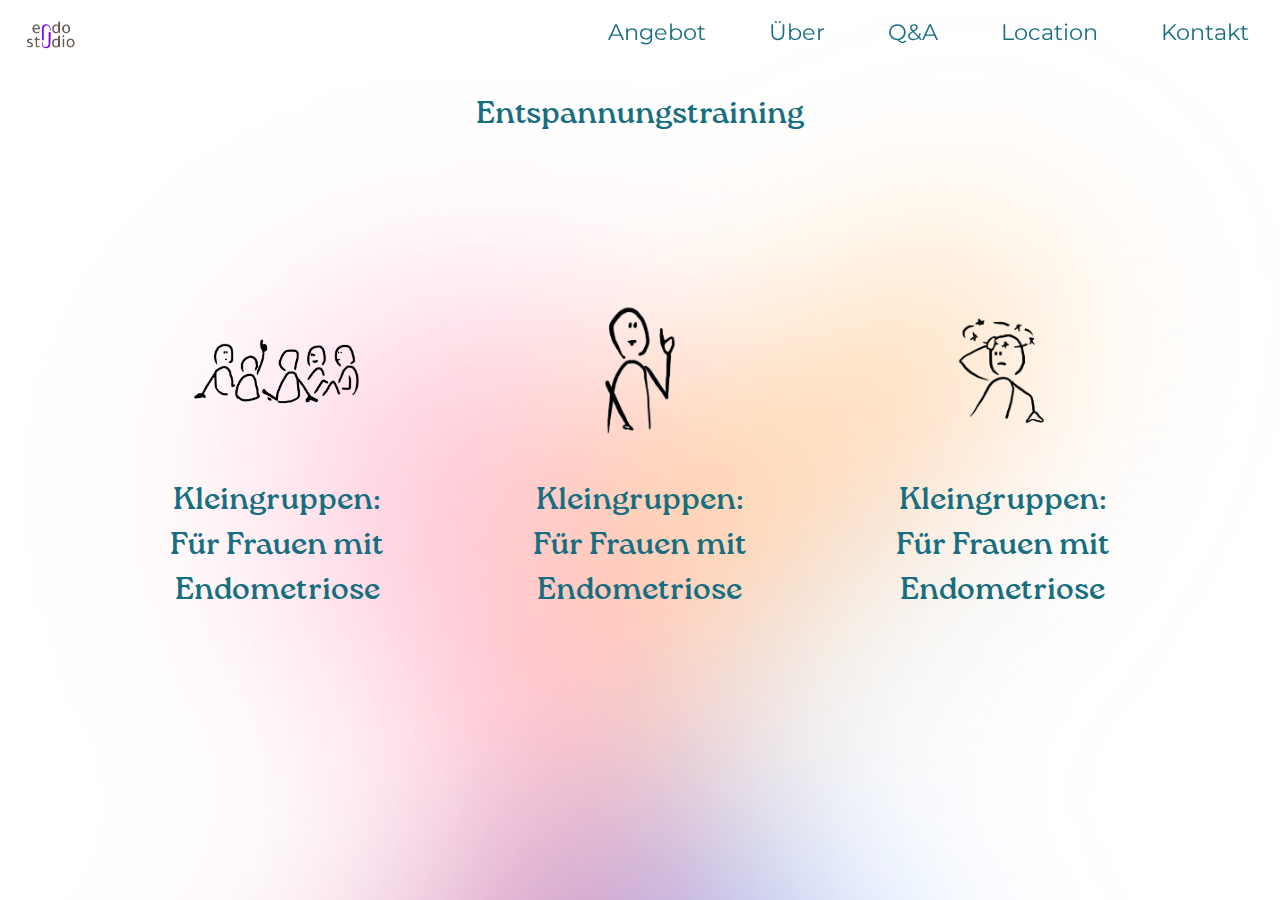
<file: angebot.html>
<!DOCTYPE html>
<html lang="en">
<head>
    <meta charset="UTF-8">
    <meta name="viewport" content="width=device-width, initial-scale=1.0">
    <title>Endo Studio</title>
    <link rel="stylesheet" href="styles.css">
    <link rel="stylesheet" href="https://cdnjs.cloudflare.com/ajax/libs/font-awesome/4.7.0/css/font-awesome.min.css">
    <style>
        body {
            background-image: url("media/background.png");
        }
    </style>
</head>
<body>
    <div id="background"></div>
    <div id="menu-logo">
        <a href="index.html">
            <img src="media/logo.png">
        </a>
    </div>
    <div id="menu">
        <div id="angebot">
            <a href="angebot.html">Angebot</a>
        </div>
        <div id="uber">
            <a href="uber.html">Über</a>
        </div>
        <div id="qa">
            <a href="qanda.html">Q&A</a>
        </div>
        <div id="location">
            <a href="location.html">Location</a>
        </div>
        <div id="contact">
            <a href="kontakt.html">Kontakt</a>
        </div>
    </div>
    <br><br>
    <div id="content">
        <div class="centered">
            <p class="title1">
                Entspannungstraining
            </p>
        </div>
        <div id="icons">
            <a href="kleingruppen.html">
                <div>
                    <img class="icon" src="media/1.png" alt="kleingruppen">
                    <p class="icon-title">Kleingruppen:<br> Für Frauen mit<br> Endometriose</p>
                </div>
            </a>
            <a href="kleingruppen2.html">
                <div>
                    <img class="icon" src="media/2.png" alt="kleingruppen">
                    <p class="icon-title">Kleingruppen:<br> Für Frauen mit<br> Endometriose</p>
                </div>
            </a>
            <a href="einzelsession.html">
                <div>
                    <img class="icon" src="media/3.png" alt="kleingruppen">
                    <p class="icon-title">Kleingruppen:<br> Für Frauen mit<br> Endometriose</p>
                </div>
            </a>
        </div>
    </div>
</body>
</html>
</file>
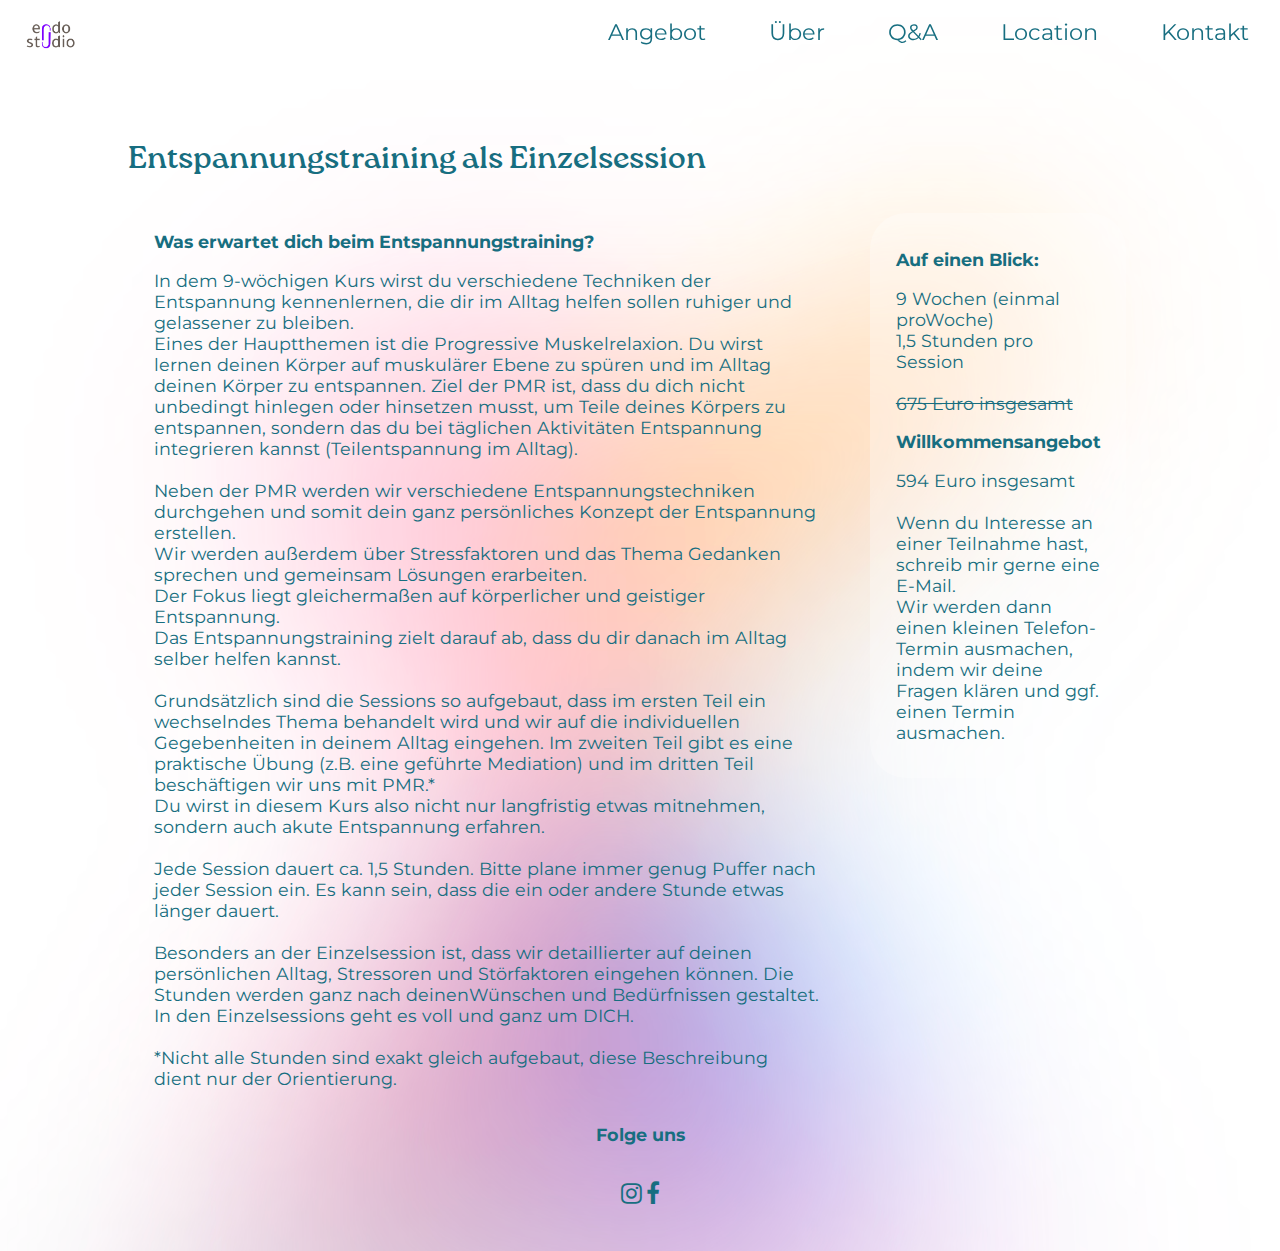
<file: einzelsession.html>
<!DOCTYPE html>
<html lang="en">
<head>
    <meta charset="UTF-8">
    <meta name="viewport" content="width=device-width, initial-scale=1.0">
    <title>Endo Studio</title>
    <link rel="stylesheet" href="styles.css">
    <link rel="stylesheet" href="https://cdnjs.cloudflare.com/ajax/libs/font-awesome/4.7.0/css/font-awesome.min.css">
    <style>
        body {
            background-image: url("media/background.png");
        }
    </style>
</head>
<body>
    <div id="background"></div>
    <div id="menu-logo">
        <a href="index.html">
            <img src="media/logo.png">
        </a>
    </div>
    <div id="menu">
        <div id="angebot">
            <a href="angebot.html">Angebot</a>
        </div>
        <div id="uber">
            <a href="uber.html">Über</a>
        </div>
        <div id="qa">
            <a href="qanda.html">Q&A</a>
        </div>
        <div id="location">
            <a href="location.html">Location</a>
        </div>
        <div id="contact">
            <a href="kontakt.html">Kontakt</a>
        </div>
    </div>
    <br><br>
    <div id="content">
        <p class="title1" id="einzelsession">
            <br>
            Entspannungstraining als Einzelsession</p>
        <div class="split-text">
            <div class="part">    
                <p class="title2">Was erwartet dich beim Entspannungstraining?</p>
                <p class="text">
                    In dem 9-wöchigen Kurs wirst du verschiedene Techniken der
                    Entspannung kennenlernen, die dir im Alltag helfen sollen ruhiger und
                    gelassener zu bleiben.<br>
                    Eines der Hauptthemen ist die Progressive Muskelrelaxion. Du wirst
                    lernen deinen Körper auf muskulärer Ebene zu spüren und im Alltag
                    deinen Körper zu entspannen. Ziel der PMR ist, dass du dich nicht
                    unbedingt hinlegen oder hinsetzen musst, um Teile deines Körpers zu
                    entspannen, sondern das du bei täglichen Aktivitäten Entspannung
                    integrieren kannst (Teilentspannung im Alltag).<br><br>
                    Neben der PMR werden wir verschiedene Entspannungstechniken
                    durchgehen und somit dein ganz persönliches Konzept der
                    Entspannung erstellen.<br>
                    Wir werden außerdem über Stressfaktoren und das Thema Gedanken
                    sprechen und gemeinsam Lösungen erarbeiten.<br>
                    Der Fokus liegt gleichermaßen auf körperlicher und geistiger
                    Entspannung.<br>
                    Das Entspannungstraining zielt darauf ab, dass du dir danach im Alltag
                    selber helfen kannst.<br><br>
                    Grundsätzlich sind die Sessions so aufgebaut, dass im ersten Teil ein
                    wechselndes Thema behandelt wird und wir auf die individuellen
                    Gegebenheiten in deinem Alltag eingehen. Im zweiten Teil gibt es eine
                    praktische Übung (z.B. eine geführte Mediation) und im dritten Teil
                    beschäftigen wir uns mit PMR.*<br>
                    Du wirst in diesem Kurs also nicht nur langfristig etwas mitnehmen,
                    sondern auch akute Entspannung erfahren.<br><br>
                    Jede Session dauert ca. 1,5 Stunden. Bitte plane immer genug Puffer
                    nach jeder Session ein. Es kann sein, dass die ein oder andere Stunde
                    etwas länger dauert.<br><br>
                    Besonders an der Einzelsession ist, dass wir detaillierter auf deinen
                    persönlichen Alltag, Stressoren und Störfaktoren eingehen können. Die
                    Stunden werden ganz nach deinenWünschen und Bedürfnissen
                    gestaltet. In den Einzelsessions geht es voll und ganz um DICH.<br><br>
                    *Nicht alle Stunden sind exakt gleich aufgebaut, diese Beschreibung
                    dient nur der Orientierung.
                </p>
            </div>
            <div class="part">
                <div class="filled-border">
                    <p class="title2">
                        Auf einen Blick:
                    </p>
                    <p class="text">
                        9 Wochen (einmal proWoche)<br>
                        1,5 Stunden pro Session<br><br>
                        <s>675 Euro insgesamt</s>
                    </p>
                    <p class="title2">
                        Willkommensangebot
                    </p>
                    <p class="text">
                        594 Euro insgesamt<br><br>
                        Wenn du Interesse an einer Teilnahme hast,
                        schreib mir gerne eine E-Mail.<br>
                        Wir werden dann einen kleinen Telefon-Termin
                        ausmachen, indem wir deine Fragen klären und
                        ggf. einen Termin ausmachen.
                    </p>
                </div>
            </div>
        </div>
    </div>
    <footer>
        <p class="title2">Folge uns</p>
        <br>
        <i class="fa fa-instagram" style="font-size:24px"></i>
        <i class="fa fa-facebook" style="font-size:24px"></i>
    </footer>
</body>
</html>
</file>
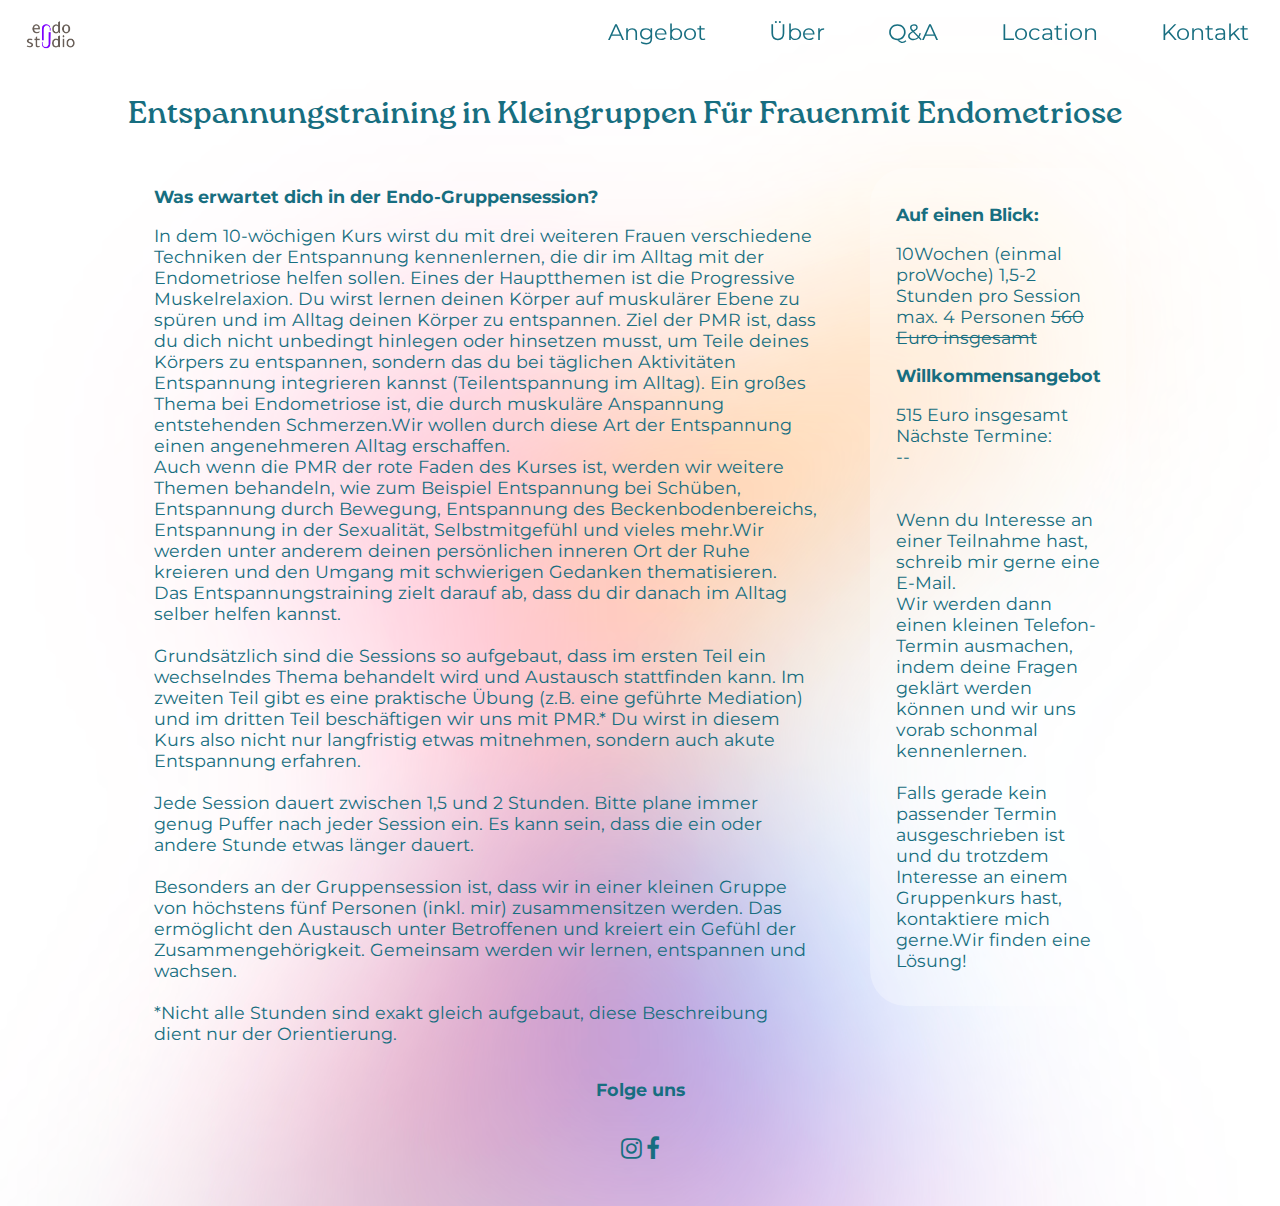
<file: kleingruppen.html>
<!DOCTYPE html>
<html lang="en">
<head>
    <meta charset="UTF-8">
    <meta name="viewport" content="width=device-width, initial-scale=1.0">
    <title>Endo Studio</title>
    <link rel="stylesheet" href="styles.css">
    <link rel="stylesheet" href="https://cdnjs.cloudflare.com/ajax/libs/font-awesome/4.7.0/css/font-awesome.min.css">
    <style>
        body {
            background-image: url("media/background.png");
        }
    </style>
</head>
<body>
    <div id="background"></div>
    <div id="menu-logo">
        <a href="index.html">
            <img src="media/logo.png">
        </a>
    </div>
    <div id="menu">
        <div id="angebot">
            <a href="angebot.html">Angebot</a>
        </div>
        <div id="uber">
            <a href="uber.html">Über</a>
        </div>
        <div id="qa">
            <a href="qanda.html">Q&A</a>
        </div>
        <div id="location">
            <a href="location.html">Location</a>
        </div>
        <div id="contact">
            <a href="kontakt.html">Kontakt</a>
        </div>
    </div>
    <br><br>
    <div id="content">
        <p class="title1" id="kleingruppen">
            Entspannungstraining in Kleingruppen Für Frauenmit Endometriose
        </p>
        <div class="split-text">
            <div class="part">    
                <p class="title2">Was erwartet dich in der Endo-Gruppensession?</p>
                <p class="text">
                    In dem 10-wöchigen Kurs wirst du mit drei weiteren Frauen
                    verschiedene Techniken der Entspannung kennenlernen, die dir im
                    Alltag mit der Endometriose helfen sollen. Eines der Hauptthemen ist
                    die Progressive Muskelrelaxion. Du wirst lernen deinen Körper auf
                    muskulärer Ebene zu spüren und im Alltag deinen Körper zu
                    entspannen. Ziel der PMR ist, dass du dich nicht unbedingt hinlegen
                    oder hinsetzen musst, um Teile deines Körpers zu entspannen, sondern
                    das du bei täglichen Aktivitäten Entspannung integrieren kannst
                    (Teilentspannung im Alltag). Ein großes Thema bei Endometriose ist, die
                    durch muskuläre Anspannung entstehenden Schmerzen.Wir wollen
                    durch diese Art der Entspannung einen angenehmeren Alltag
                    erschaffen.<br>
                    Auch wenn die PMR der rote Faden des Kurses ist, werden wir weitere
                    Themen behandeln, wie zum Beispiel Entspannung bei Schüben,
                    Entspannung durch Bewegung, Entspannung des
                    Beckenbodenbereichs, Entspannung in der Sexualität, Selbstmitgefühl
                    und vieles mehr.Wir werden unter anderem deinen persönlichen
                    inneren Ort der Ruhe kreieren und den Umgang mit schwierigen
                    Gedanken thematisieren.<br>
                    Das Entspannungstraining zielt darauf ab, dass du dir danach im Alltag
                    selber helfen kannst.<br><br>
                    Grundsätzlich sind die Sessions so aufgebaut, dass im ersten Teil ein
                    wechselndes Thema behandelt wird und Austausch stattfinden kann.
                    Im zweiten Teil gibt es eine praktische Übung (z.B. eine geführte
                    Mediation) und im dritten Teil beschäftigen wir uns mit PMR.*
                    Du wirst in diesem Kurs also nicht nur langfristig etwas mitnehmen,
                    sondern auch akute Entspannung erfahren.<br><br>
                    Jede Session dauert zwischen 1,5 und 2 Stunden. Bitte plane immer
                    genug Puffer nach jeder Session ein. Es kann sein, dass die ein oder
                    andere Stunde etwas länger dauert.<br><br>
                    Besonders an der Gruppensession ist, dass wir in einer kleinen Gruppe
                    von höchstens fünf Personen (inkl. mir) zusammensitzen werden. Das
                    ermöglicht den Austausch unter Betroffenen und kreiert ein Gefühl der
                    Zusammengehörigkeit. Gemeinsam werden wir lernen, entspannen
                    und wachsen.<br><br>
                    *Nicht alle Stunden sind exakt gleich aufgebaut, diese Beschreibung
                    dient nur der Orientierung.
                </p>
            </div>
            <div class="part">
                <div class="filled-border">
                    <p class="title2">
                        Auf einen Blick:
                    </p>
                    <p class="text">
                        10Wochen (einmal proWoche)
                        1,5-2 Stunden pro Session
                        max. 4 Personen
                        <s>560 Euro insgesamt</s>
                    </p>
                    <p class="title2">
                        Willkommensangebot
                    </p>
                    <p class="text">
                        515 Euro insgesamt<br>
                        Nächste Termine:<br>
                        --<br><br><br>
                        Wenn du Interesse an einer Teilnahme hast,
                        schreib mir gerne eine E-Mail.<br>
                        Wir werden dann einen kleinen Telefon-Termin
                        ausmachen, indem deine Fragen geklärt werden
                        können und wir uns vorab schonmal
                        kennenlernen.<br><br>
                        Falls gerade kein passender Termin
                        ausgeschrieben ist und du trotzdem Interesse an
                        einem Gruppenkurs hast, kontaktiere mich
                        gerne.Wir finden eine Lösung!
                    </p>
                </div>
            </div>
        </div>
    </div>
    <footer>
        <p class="title2">Folge uns</p>
        <br>
        <i class="fa fa-instagram" style="font-size:24px"></i>
        <i class="fa fa-facebook" style="font-size:24px"></i>
    </footer>
</body>
</html>
</file>
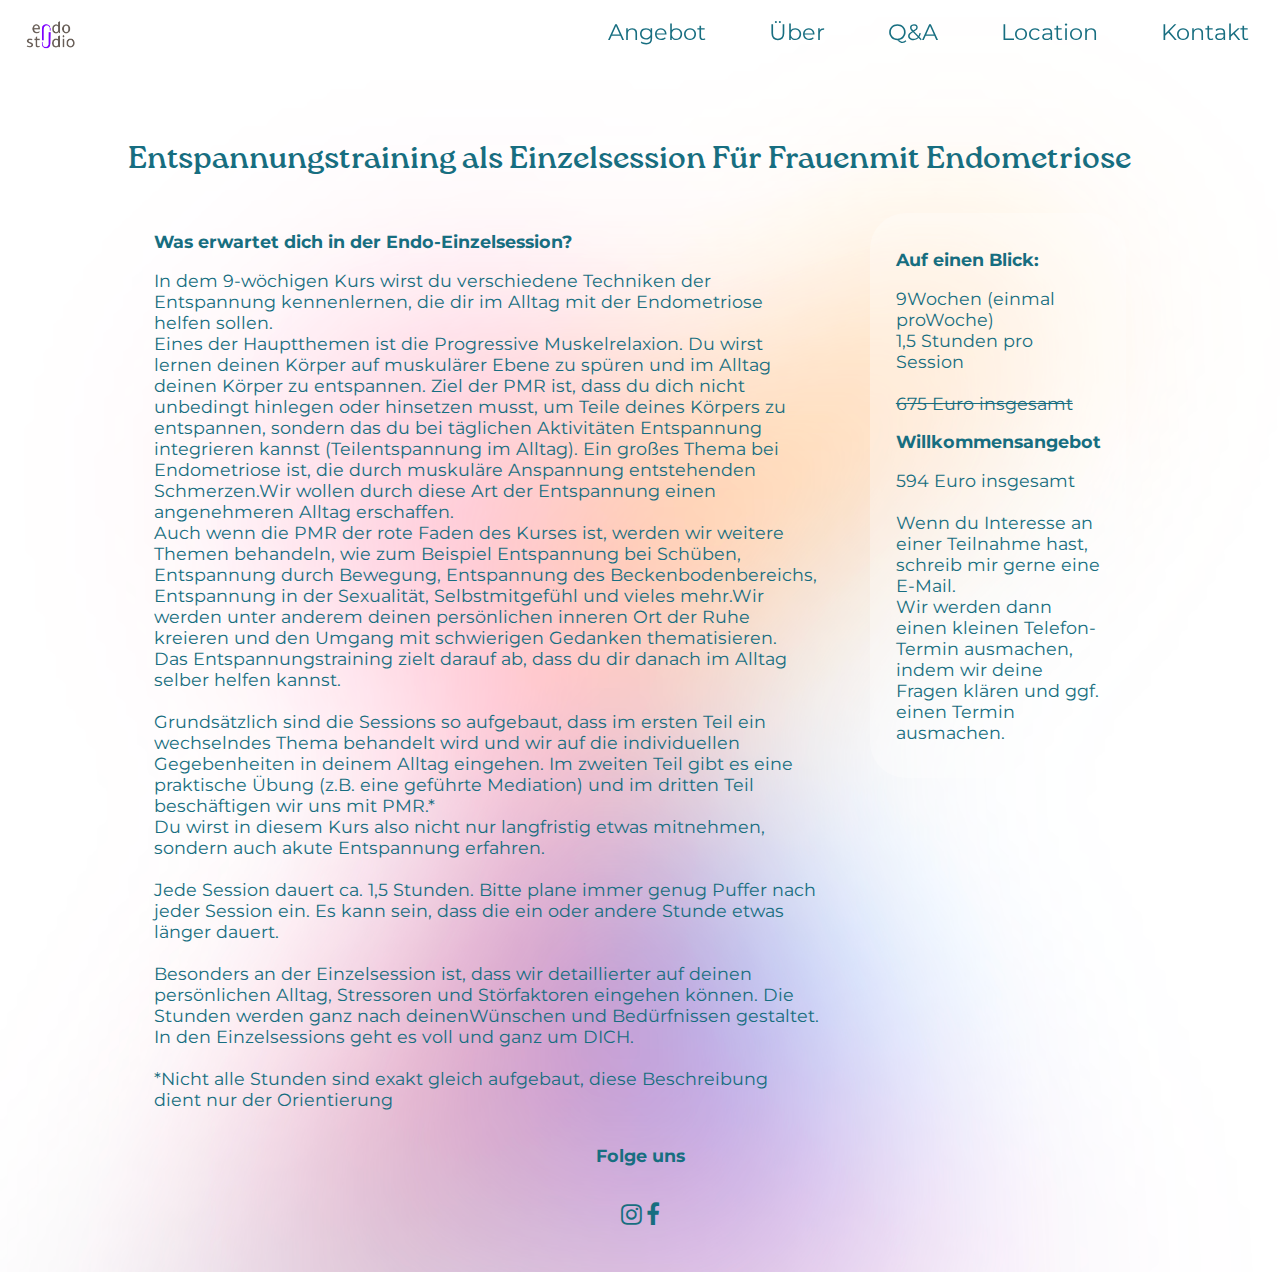
<file: kleingruppen2.html>
<!DOCTYPE html>
<html lang="en">
<head>
    <meta charset="UTF-8">
    <meta name="viewport" content="width=device-width, initial-scale=1.0">
    <title>Endo Studio</title>
    <link rel="stylesheet" href="styles.css">
    <link rel="stylesheet" href="https://cdnjs.cloudflare.com/ajax/libs/font-awesome/4.7.0/css/font-awesome.min.css">
    <style>
        body {
            background-image: url("media/background.png");
        }
    </style>
</head>
<body>
    <div id="background"></div>
    <div id="menu-logo">
        <a href="index.html">
            <img src="media/logo.png">
        </a>
    </div>
    <div id="menu">
        <div id="angebot">
            <a href="angebot.html">Angebot</a>
        </div>
        <div id="uber">
            <a href="uber.html">Über</a>
        </div>
        <div id="qa">
            <a href="qanda.html">Q&A</a>
        </div>
        <div id="location">
            <a href="location.html">Location</a>
        </div>
        <div id="contact">
            <a href="kontakt.html">Kontakt</a>
        </div>
    </div>
    <br><br>
    <div id="content">
        <p class="title1" id="kleingruppen2">
            <br>
            Entspannungstraining als Einzelsession Für Frauenmit Endometriose</p>
        <div class="split-text">
            <div class="part">
                <p class="title2">Was erwartet dich in der Endo-Einzelsession?</p>
                <p class="text">
                    In dem 9-wöchigen Kurs wirst du verschiedene Techniken der
                    Entspannung kennenlernen, die dir im Alltag mit der Endometriose
                    helfen sollen.<br>
                    Eines der Hauptthemen ist die Progressive Muskelrelaxion. Du wirst
                    lernen deinen Körper auf muskulärer Ebene zu spüren und im Alltag
                    deinen Körper zu entspannen. Ziel der PMR ist, dass du dich nicht
                    unbedingt hinlegen oder hinsetzen musst, um Teile deines Körpers zu
                    entspannen, sondern das du bei täglichen Aktivitäten Entspannung
                    integrieren kannst (Teilentspannung im Alltag). Ein großes Thema bei
                    Endometriose ist, die durch muskuläre Anspannung entstehenden
                    Schmerzen.Wir wollen durch diese Art der Entspannung einen
                    angenehmeren Alltag erschaffen.<br>
                    Auch wenn die PMR der rote Faden des Kurses ist, werden wir weitere
                    Themen behandeln, wie zum Beispiel Entspannung bei Schüben,
                    Entspannung durch Bewegung, Entspannung des
                    Beckenbodenbereichs, Entspannung in der Sexualität, Selbstmitgefühl
                    und vieles mehr.Wir werden unter anderem deinen persönlichen
                    inneren Ort der Ruhe kreieren und den Umgang mit schwierigen
                    Gedanken thematisieren.<br>
                    Das Entspannungstraining zielt darauf ab, dass du dir danach im Alltag
                    selber helfen kannst.<br><br>
                    Grundsätzlich sind die Sessions so aufgebaut, dass im ersten Teil ein
                    wechselndes Thema behandelt wird und wir auf die individuellen
                    Gegebenheiten in deinem Alltag eingehen. Im zweiten Teil gibt es eine
                    praktische Übung (z.B. eine geführte Mediation) und im dritten Teil
                    beschäftigen wir uns mit PMR.*<br>
                    Du wirst in diesem Kurs also nicht nur langfristig etwas mitnehmen,
                    sondern auch akute Entspannung erfahren.<br><br>
                    Jede Session dauert ca. 1,5 Stunden. Bitte plane immer genug Puffer
                    nach jeder Session ein. Es kann sein, dass die ein oder andere Stunde
                    etwas länger dauert.<br><br>
                    Besonders an der Einzelsession ist, dass wir detaillierter auf deinen
                    persönlichen Alltag, Stressoren und Störfaktoren eingehen können. Die
                    Stunden werden ganz nach deinenWünschen und Bedürfnissen
                    gestaltet. In den Einzelsessions geht es voll und ganz um DICH.<br><br>
                    *Nicht alle Stunden sind exakt gleich aufgebaut, diese Beschreibung
                    dient nur der Orientierung
                </p>
            </div>
            <div class="part">
                <div class="filled-border">
                    <p class="title2">
                        Auf einen Blick:
                    </p>
                    <p class="text">
                        9Wochen (einmal proWoche)<br>
                        1,5 Stunden pro Session<br><br>
                        <s>675 Euro insgesamt</s>
                    </p>
                    <p class="title2">
                        Willkommensangebot
                    </p>
                    <p class="text">
                        594 Euro insgesamt<br><br>
                        Wenn du Interesse an einer Teilnahme hast,
                        schreib mir gerne eine E-Mail.<br>
                        Wir werden dann einen kleinen Telefon-Termin
                        ausmachen, indem wir deine Fragen klären und
                        ggf. einen Termin ausmachen.
                    </p>
                </div>
            </div>
        </div>
    </div>
    <footer>
        <p class="title2">Folge uns</p>
        <br>
        <i class="fa fa-instagram" style="font-size:24px"></i>
        <i class="fa fa-facebook" style="font-size:24px"></i>
    </footer>
</body>
</html>
</file>
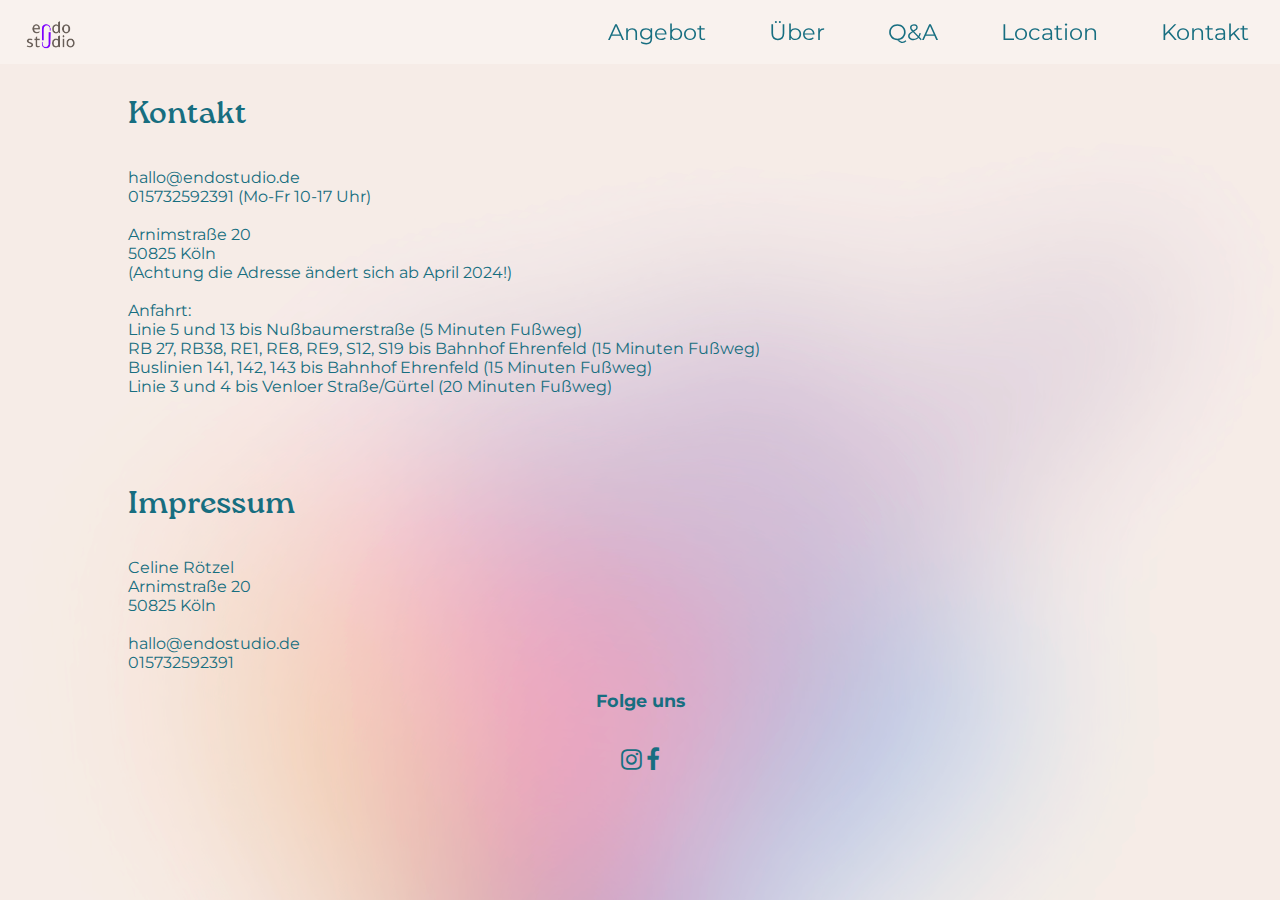
<file: kontakt.html>
<!DOCTYPE html>
<html lang="en">
<head>
    <meta charset="UTF-8">
    <meta name="viewport" content="width=device-width, initial-scale=1.0">
    <title>Endo Studio</title>
    <link rel="stylesheet" href="styles.css">
    <link rel="stylesheet" href="https://cdnjs.cloudflare.com/ajax/libs/font-awesome/4.7.0/css/font-awesome.min.css">
    <style>
        body {
            background-image: url("media/background1.png");
        }
    </style>
</head>
<body>
    <div id="background"></div>
    <div id="menu-logo">
        <a href="index.html">
            <img src="media/logo.png">
        </a>
    </div>
    <div id="menu">
        <div id="angebot">
            <a href="angebot.html">Angebot</a>
        </div>
        <div id="uber">
            <a href="uber.html">Über</a>
        </div>
        <div id="qa">
            <a href="qanda.html">Q&A</a>
        </div>
        <div id="location">
            <a href="location.html">Location</a>
        </div>
        <div id="contact">
            <a href="kontakt.html">Kontakt</a>
        </div>
    </div>
    <br><br>
    <div id="content">
        <p class="title1">Kontakt</p>
        <p>
            hallo@endostudio.de<br>
            015732592391 (Mo-Fr 10-17 Uhr)<br>
            <br>
            Arnimstraße 20<br>
            50825 Köln<br>
            (Achtung die Adresse ändert sich ab April 2024!)<br>
            <br>
            Anfahrt:<br>
            Linie 5 und 13 bis Nußbaumerstraße (5 Minuten Fußweg)<br>
            RB 27, RB38, RE1, RE8, RE9, S12, S19 bis Bahnhof Ehrenfeld (15 Minuten Fußweg)<br>
            Buslinien 141, 142, 143 bis Bahnhof Ehrenfeld (15 Minuten Fußweg)<br>
            Linie 3 und 4 bis Venloer Straße/Gürtel (20 Minuten Fußweg)
        </p>
        <br><br>
        <p class="title1">Impressum</p>
        <p>
            Celine Rötzel<br>
            Arnimstraße 20<br>
            50825 Köln<br>
            <br>
            hallo@endostudio.de<br>
            015732592391<br>
        </p>
    </div>
    <footer>
        <p class="title2">Folge uns</p>
        <br>
        <i class="fa fa-instagram" style="font-size:24px"></i>
        <i class="fa fa-facebook" style="font-size:24px"></i>
    </footer>
</body>
</html>
</file>
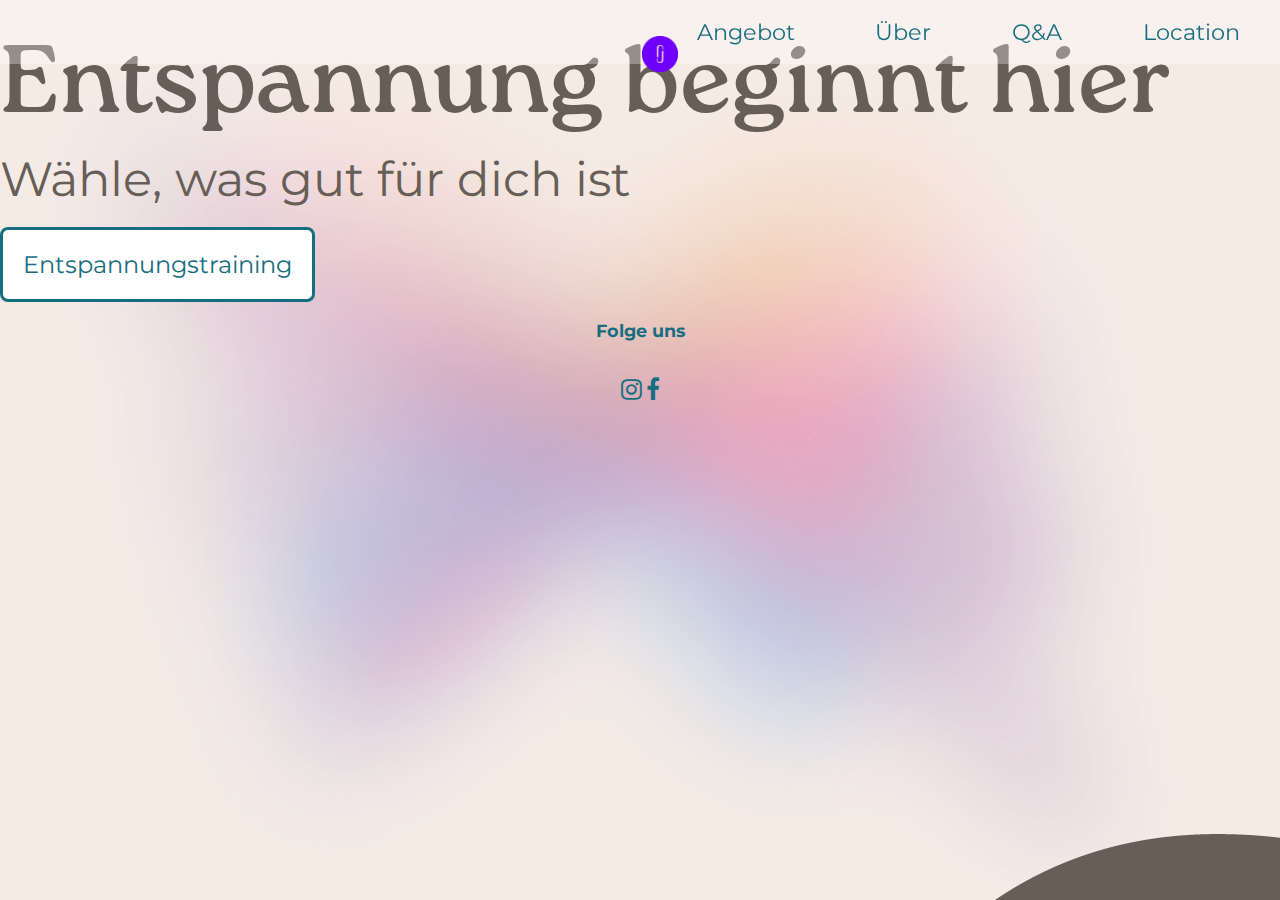
<file: location.html>
<!DOCTYPE html>
<html lang="en">
<head>
    <meta charset="UTF-8">
    <meta name="viewport" content="width=device-width, initial-scale=1.0">
    <title>Endo Studio</title>
    <link rel="stylesheet" href="styles.css">
    <link rel="stylesheet" href="https://cdnjs.cloudflare.com/ajax/libs/font-awesome/4.7.0/css/font-awesome.min.css">
    <style>
        body {
            background-image: url("media/background2.png");
        }
    </style>
</head>
<body>
    <div id="background"></div>
    <div id="menu">
        <div id="menu-logo">
            <a href="index.html">
                <img src="media/smallLogo.png">
            </a>
        </div>
        <div id="angebot">
            <a href="angebot.html">Angebot</a>
        </div>
        <div id="uber">
            <a href="uber.html">Über</a>
        </div>
        <div id="qa">
            <a href="qanda.html">Q&A</a>
        </div>
        <div id="location">
            <a href="location.html">Location</a>
        </div>
    </div>
    <br><br>
    <div id="flex-content">
        <div id="content-img" class="content-item">
            <img src="media/logo.png" alt="logo">
        </div>
        <div id="text" class="content-item">
            <div id="main-title">Entspannung beginnt hier</div>
            <div id="subtitle">Wähle, was gut für dich ist</div>
            <br>
            <a href="#">
                <div id="custom-button">Entspannungstraining</div>
            </a>
        </div>
    </div>
    <footer>
        <p class="title2">Folge uns</p>
        <br>
        <i class="fa fa-instagram" style="font-size:24px"></i>
        <i class="fa fa-facebook" style="font-size:24px"></i>
    </footer>
</body>
</html>
</file>
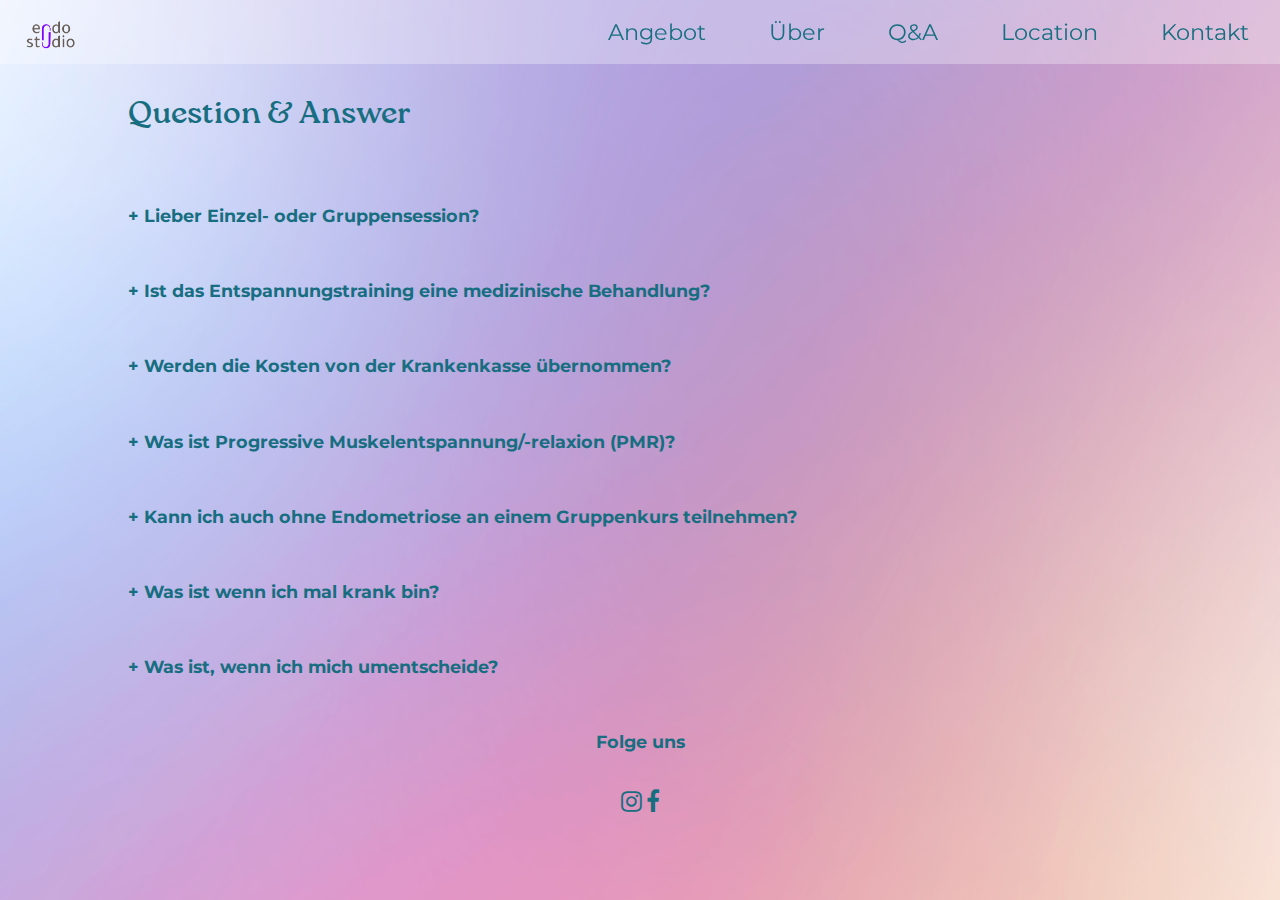
<file: qanda.html>
<!DOCTYPE html>
<html lang="en">
<head>
    <meta charset="UTF-8">
    <meta name="viewport" content="width=device-width, initial-scale=1.0">
    <title>Endo Studio</title>
    <link rel="stylesheet" href="styles.css">
    <link rel="stylesheet" href="https://cdnjs.cloudflare.com/ajax/libs/font-awesome/4.7.0/css/font-awesome.min.css">
    <style>
        body {
            background-image: url("media/background4.png");
        }
    </style>
</head>
<body>
    <div id="background"></div>
    <div id="menu-logo">
        <a href="index.html">
            <img src="media/logo.png">
        </a>
    </div>
    <div id="menu">
        <div id="angebot">
            <a href="angebot.html">Angebot</a>
        </div>
        <div id="uber">
            <a href="uber.html">Über</a>
        </div>
        <div id="qa">
            <a href="qanda.html">Q&A</a>
        </div>
        <div id="location">
            <a href="location.html">Location</a>
        </div>
        <div id="contact">
            <a href="kontakt.html">Kontakt</a>
        </div>
    </div>
    <br><br>
    <div id="content">
        <p class="title1">
            Question & Answer
        </p>
        <br>
        <p class="title2" onclick="showText(0)" id="qatitle0">
            + Lieber Einzel- oder Gruppensession?
        </p>
        
        <p class="text" id="qatext0">
            Das entscheidest du! In den Einzelsessions wird es mehr Zeit geben, um auf deine persönlichen
Wünsche und Bedürfnisse einzugehen, hier jedoch fehlt der wertvolle Punkt des Austauschs
und Gemeinschaftsgefühl der Gruppe. Es kommt ganz darauf an, wie du dich grundsätzlich in
Gruppen fühlst. Möchtest du deine Erfahrungen und Gedanken teilen und anderen Betroffenen
zuhören? Möchtest du gemeinsam lernen?Wenn die Antwort JA ist, dann kommt ein
Gruppenkurs für dich infrage. Ist die Antwort NEIN, dann ist vielleicht der eins zu eins Kurs
sinnvoller. In den Gruppenkursen nehmen nur Frauen teil, die selber auch von Endometriose
betroffen sind.
Falls du Schwierigkeiten bei der Entscheidung hast, kannst du mir gerne eine Mail schreiben.
Dann vereinbaren wir einen Telefontermin und können gemeinsam herausfinden was für dich
passt.
        </p>
        <br>
        <p class="title2" onclick="showText(1)" id="qatitle1">
            + Ist das Entspannungstraining eine medizinische Behandlung?
        </p>
        
        <p class="text" id="qatext1">
            Nein. Hierbei handelt es sich ausschließlich um das Erlernen von Entspannungstechniken (und
            den Austausch von Betroffenen im Gruppenkurs). Das Entspannungstraining ersetzt keine
            ärztliche Behandlung!
        </p>
        <br>
        <p class="title2" onclick="showText(2)" id="qatitle2">
            + Werden die Kosten von der Krankenkasse übernommen?
        </p>
        
        <p class="text" id="qatext2">
            Leider nein.
        </p>
        <br>
        <p class="title2" onclick="showText(3)" id="qatitle3">
            + Was ist Progressive Muskelentspannung/-relaxion (PMR)?
        </p>
        
        <p class="text" id="qatext3">
            Progressive Muskelrelaxion bedeutet Kontrolle über seine Muskeln zu erlernen und sie somit
            gezielt entspannen zu können.
            Edmund Jacobson hat die Progressive Muskelrelaxion konzipiert, weil er herausgefunden hat,
            dass wir Menschen uns durch einen stressigen Alltag oft muskulär anspannen. Dies führt zu
            einem erhöhten Energieverbrauch und sorgt dafür, dass wir uns frühzeitig ausgelaugt und
            erschöpft fühlen. Er hat auch herausgefunden, dass die Entspannung der Muskeln dazu führt,
            dass wir uns nicht nur körperlich, sondern auch geistig entspannen können.
            Jacobson hat seinen Patienten beigebracht die minimale Anspannung einzelner Muskeln
            wahrzunehmen und diese gezielt loslassen zu können, ohne dabei großartige
            Entspannungsübungen durchzuführen. Das spannende ist, dass dies auch bei alltäglicher
            Betätigungen möglich ist. Jacobson nennt es Teilentspannung. Durch die PMR üben wir in
            unserem alltäglichen Leben muskulär entspannter zu sein, sei es im Sitzen, beim Stehen oder im
            Laufen. Durch die PMR lernen wir unseren Körper sehr genau kennen und spüren bewusst in ihn
            hinein. Mit PMR wird Entspannung zum festen Bestandteil unseres Lebens und muss nicht
            unbedingt erst als Entspannungsübung durchgeführt werden.
            Wichtig: PMR bedarf der Übung. Bitte beachte, dass du dir neben den Sessions im EndoStudio
            tägliche Übungszeiten einplanst
        </p>
        <br>
        <p class="title2" onclick="showText(4)" id="qatitle4">
            + Kann ich auch ohne Endometriose an einem Gruppenkurs teilnehmen?
        </p>
        
        <p class="text" id="qatext4">
            An den Endometriose-Gruppensessions dürfen nur Frauen teilnehmen, die Endometriose
haben. Die Kurse sind thematisch auch nur für Betroffene relevant.
Falls du Interesse an Entspannungstraining hast, kannst du ein reguläres Entspannungstraining
als Einzelsession buchen. Es besteht auch die Möglichkeit, dass du dich mit einer eigenen
Gruppe anmeldest (z.B. deinen Freunden, deiner Familie oder ArbeitskollegInnen). Schreib mir
hierzu gerne eine E-Mail.
        </p>
        <br>
        <p class="title2" onclick="showText(5)" id="qatitle5">
            + Was ist wenn ich mal krank bin?
        </p>
        
        <p class="text" id="qatext5">
            Wenn du das Entspannungstraining als Einzelsession gebucht hast und plötzlich krank wirst,
            können wir vereinzelt auch Termine verschieben.
            Bei den Gruppensessions ist das leider nicht möglich, da es mehrere TeilnehmerInnen gibt.
        </p>
        <br>
        <p class="title2" onclick="showText(6)" id="qatitle6">
            + Was ist, wenn ich mich umentscheide?
        </p>
        
        <p class="text" id="qatext6">
            Es ist wichtig, dass wir uns gut verstehen und ein gutes Gefühl miteinander haben. Das ist für das
            Entspannungstraining sehr wichtig, denn wir werden viel Zeit miteinander verbringen.
            Solltest du nach der ersten Session merken, dass das Ganze nichts für dich ist, hast du die
            Möglichkeit auszusteigen. Dir werden die Kosten (abzüglich der ersten Stunde) erstattet. Bitte
            beachte, dass dies nur nach der ersten Session möglich ist
        </p>
        <br>
    </div>
    <footer>
        <p class="title2">Folge uns</p>
        <br>
        <i class="fa fa-instagram" style="font-size:24px"></i>
        <i class="fa fa-facebook" style="font-size:24px"></i>
    </footer>
    <script src="index.js"></script>
</body>
</html>
</file>
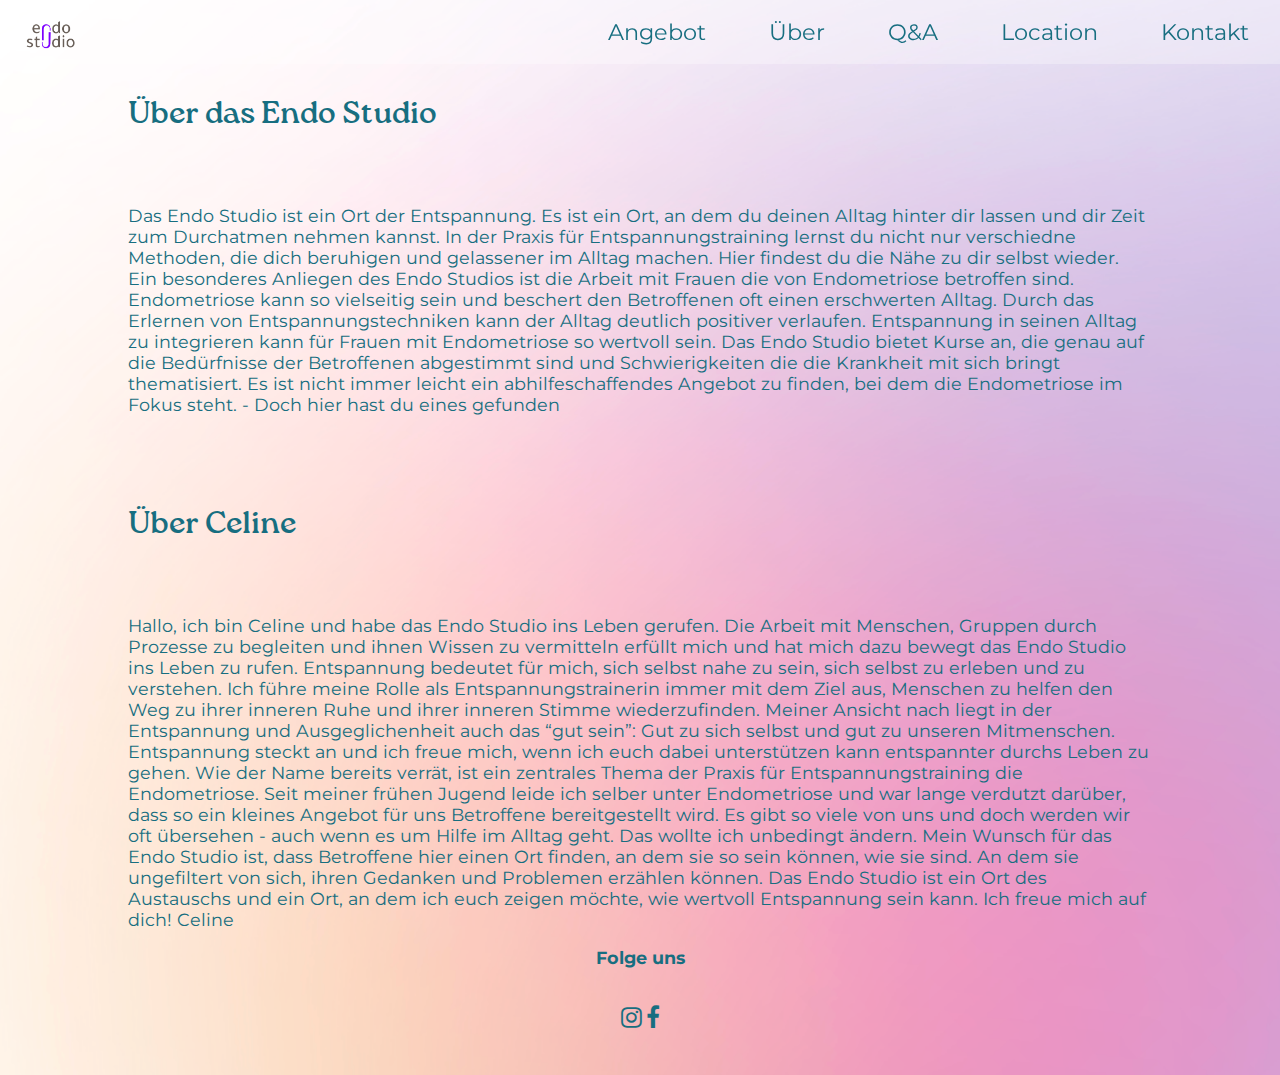
<file: uber.html>
<!DOCTYPE html>
<html lang="en">
<head>
    <meta charset="UTF-8">
    <meta name="viewport" content="width=device-width, initial-scale=1.0">
    <title>Endo Studio</title>
    <link rel="stylesheet" href="styles.css">
    <link rel="stylesheet" href="https://cdnjs.cloudflare.com/ajax/libs/font-awesome/4.7.0/css/font-awesome.min.css">
    <style>
        body {
            background-image: url("media/background3.png");
        }
    </style>
</head>
<body>
    <div id="background"></div>
    <div id="menu-logo">
        <a href="index.html">
            <img src="media/logo.png">
        </a>
    </div>
    <div id="menu">
        <div id="angebot">
            <a href="angebot.html">Angebot</a>
        </div>
        <div id="uber">
            <a href="uber.html">Über</a>
        </div>
        <div id="qa">
            <a href="qanda.html">Q&A</a>
        </div>
        <div id="location">
            <a href="location.html">Location</a>
        </div>
        <div id="contact">
            <a href="kontakt.html">Kontakt</a>
        </div>
    </div>
    <br><br>
    <div id="content">
        <p class="title1">Über das Endo Studio</p>
        <br>
        <p class="text">Das Endo Studio ist ein Ort der Entspannung. Es ist ein Ort, an dem du deinen
            Alltag hinter dir lassen und dir Zeit zum Durchatmen nehmen kannst.
            In der Praxis für Entspannungstraining lernst du nicht nur verschiedne Methoden,
            die dich beruhigen und gelassener im Alltag machen. Hier findest du die Nähe zu
            dir selbst wieder.
            Ein besonderes Anliegen des Endo Studios ist die Arbeit mit Frauen die von
            Endometriose betroffen sind. Endometriose kann so vielseitig sein und beschert
            den Betroffenen oft einen erschwerten Alltag. Durch das Erlernen von
            Entspannungstechniken kann der Alltag deutlich positiver verlaufen.
            Entspannung in seinen Alltag zu integrieren kann für Frauen mit Endometriose so
            wertvoll sein. Das Endo Studio bietet Kurse an, die genau auf die Bedürfnisse der
            Betroffenen abgestimmt sind und Schwierigkeiten die die Krankheit mit sich
            bringt thematisiert. Es ist nicht immer leicht ein abhilfeschaffendes Angebot zu
            finden, bei dem die Endometriose im Fokus steht. - Doch hier hast du eines
            gefunden
        </p>
        <br>
        <br>
        <p class="title1">Über Celine</p>
        <br>
        <p class="text">
            Hallo, ich bin Celine und habe das Endo Studio ins Leben gerufen. Die Arbeit mit
Menschen, Gruppen durch Prozesse zu begleiten und ihnen Wissen zu vermitteln
erfüllt mich und hat mich dazu bewegt das Endo Studio ins Leben zu rufen.
Entspannung bedeutet für mich, sich selbst nahe zu sein, sich selbst zu erleben
und zu verstehen. Ich führe meine Rolle als Entspannungstrainerin immer mit
dem Ziel aus, Menschen zu helfen den Weg zu ihrer inneren Ruhe und ihrer
inneren Stimme wiederzufinden. Meiner Ansicht nach liegt in der Entspannung
und Ausgeglichenheit auch das “gut sein”: Gut zu sich selbst und gut zu unseren
Mitmenschen. Entspannung steckt an und ich freue mich, wenn ich euch dabei
unterstützen kann entspannter durchs Leben zu gehen.
Wie der Name bereits verrät, ist ein zentrales Thema der Praxis für
Entspannungstraining die Endometriose. Seit meiner frühen Jugend leide ich
selber unter Endometriose und war lange verdutzt darüber, dass so ein kleines
Angebot für uns Betroffene bereitgestellt wird. Es gibt so viele von uns und doch
werden wir oft übersehen - auch wenn es um Hilfe im Alltag geht. Das wollte ich
unbedingt ändern.
Mein Wunsch für das Endo Studio ist, dass Betroffene hier einen Ort finden, an
dem sie so sein können, wie sie sind. An dem sie ungefiltert von sich, ihren
Gedanken und Problemen erzählen können. Das Endo Studio ist ein Ort des
Austauschs und ein Ort, an dem ich euch zeigen möchte, wie wertvoll
Entspannung sein kann.
Ich freue mich auf dich!
Celine
        </p>
    </div>
    <footer>
        <p class="title2">Folge uns</p>
        <br>
        <i class="fa fa-instagram" style="font-size:24px"></i>
        <i class="fa fa-facebook" style="font-size:24px"></i>
    </footer>
</body>
</html>
</file>
<file: styles.css>
@font-face {
    font-family: "Roca";
    src: url("fonts/Roca\ Regular.ttf")
}

@font-face {
    font-family: "MontserratBold";
    src: url("fonts/Montserrat-Bold.ttf")
}

@font-face {
    font-family: "Montserrat";
    src: url("fonts/Montserrat-Regular.ttf")
}

body {
    font-family: 'Montserrat';
    overflow-x: hidden;
    color: rgb(23, 110, 128);
    background-size: cover;
    margin: 0;
}

#menu {
    font-size: 1.4rem;
    padding-top: 2vh;
    padding-bottom: 2vh;
    padding-left: 45vw;
    display: flex;
    justify-content: space-around;
    background-color: rgba(255, 255, 255, 0.3);
    position: fixed;
    width: 55vw;
}

#menu-logo img {
    max-height: 4vh;
    width: auto;
    position: fixed;
    padding-top: 2vh;
    padding-bottom: 1vh;
    padding-left: 2vw;
    z-index: 1;
}

#content {
    margin-top: 6vh;
    margin-left: 10vw;
    margin-right: 10vw;
}

.title1 {
    font-family: 'Roca';
    font-size: 1.96rem;
}

.title2 {
    font-size: 1.1rem;
    font-family: 'MontserratBold';
}

.text {
    font-size: 1.1rem;
}

.icon-title {
    font-family: 'Roca';
    font-size: 1.96rem;
}

#content-img {
    top: 48%;
    transform: translate(0, -50%);
    position: fixed;
    max-height: 80vh;
    max-width: 50vw;
    padding-left: 5vw;
    padding-top: 10vh;
}

#index-text {
    position: fixed;
    right: 0;
    top: 61%;
    width: 50vw;
    transform: translate(0, -50%);
}

#main-title {
    font-family: 'Roca';
    font-size: 6rem;
    color: #675e57;
    line-height: 6rem;
}

#subtitle {
    padding-top: 1rem;
    font-size: 3rem;
    color: #675e57;
}

#custom-button {
    border: solid;
    padding: 4px;
    background-color: white;
    border-radius: 8px;
    border-width: 3px;
    font-size: 24px;
    padding: 20px;
    display: inline-block;
}

a {
    text-decoration: none;
    color: rgb(23, 110, 128);
}

a:hover {
    color: black;
}

footer {
    width: 100vw;
    text-align: center;
    padding-bottom: 5vh;
}

#icons {
    padding-top: 15vh;
    display: flex;
    justify-content: space-around;
    align-items: baseline;
    text-align: center;
    font-family: 'Roca';
    gap: 5vw;
}

.icon {
    font-family: 'Roca';
    max-width: auto;
    max-height: 15vh;
}

.split-text {
    display: flex;
    justify-content: space-around;
}

.part {
    padding-left: 2vw;
    padding-right: 2vw;
}

.filled-border {
    background-color: rgba(255, 255, 255, 0.3);
    border-radius: 36px;
    padding-left: 2vw;
    padding-right: 2vw;
    padding-top: 2vh;
    padding-bottom: 2vh;
}

.logo-container {
    text-align: center;
    padding-top: 15vh;
    padding-bottom: 15vh;
}

.small-logo {
    max-width: 5vw;
    height: auto;
}

.centered {
    text-align: center;
}



#qatext0 {display: none;}
#qatext1 {display: none;}
#qatext2 {display: none;}
#qatext3 {display: none;}
#qatext4 {display: none;}
#qatext5 {display: none;}
#qatext6 {display: none;}

#qatitle0:hover {cursor: pointer;}
#qatitle1:hover {cursor: pointer;}
#qatitle2:hover {cursor: pointer;}
#qatitle3:hover {cursor: pointer;}
#qatitle4:hover {cursor: pointer;}
#qatitle5:hover {cursor: pointer;}
#qatitle6:hover {cursor: pointer;}


.title2 {
    -webkit-touch-callout: none;
    -webkit-user-select: none;
    -khtml-user-select: none;
    -moz-user-select: none;
    -ms-user-select: none;
    user-select: none;
}

.flex-content {
    display: flex;
    width: 100vw;
    justify-content: space-around;
    margin-top: 25vh;
}

.raum {
    background-color: darkcyan;
    border-radius: 50%;
    padding: 200px;
}
</file>
